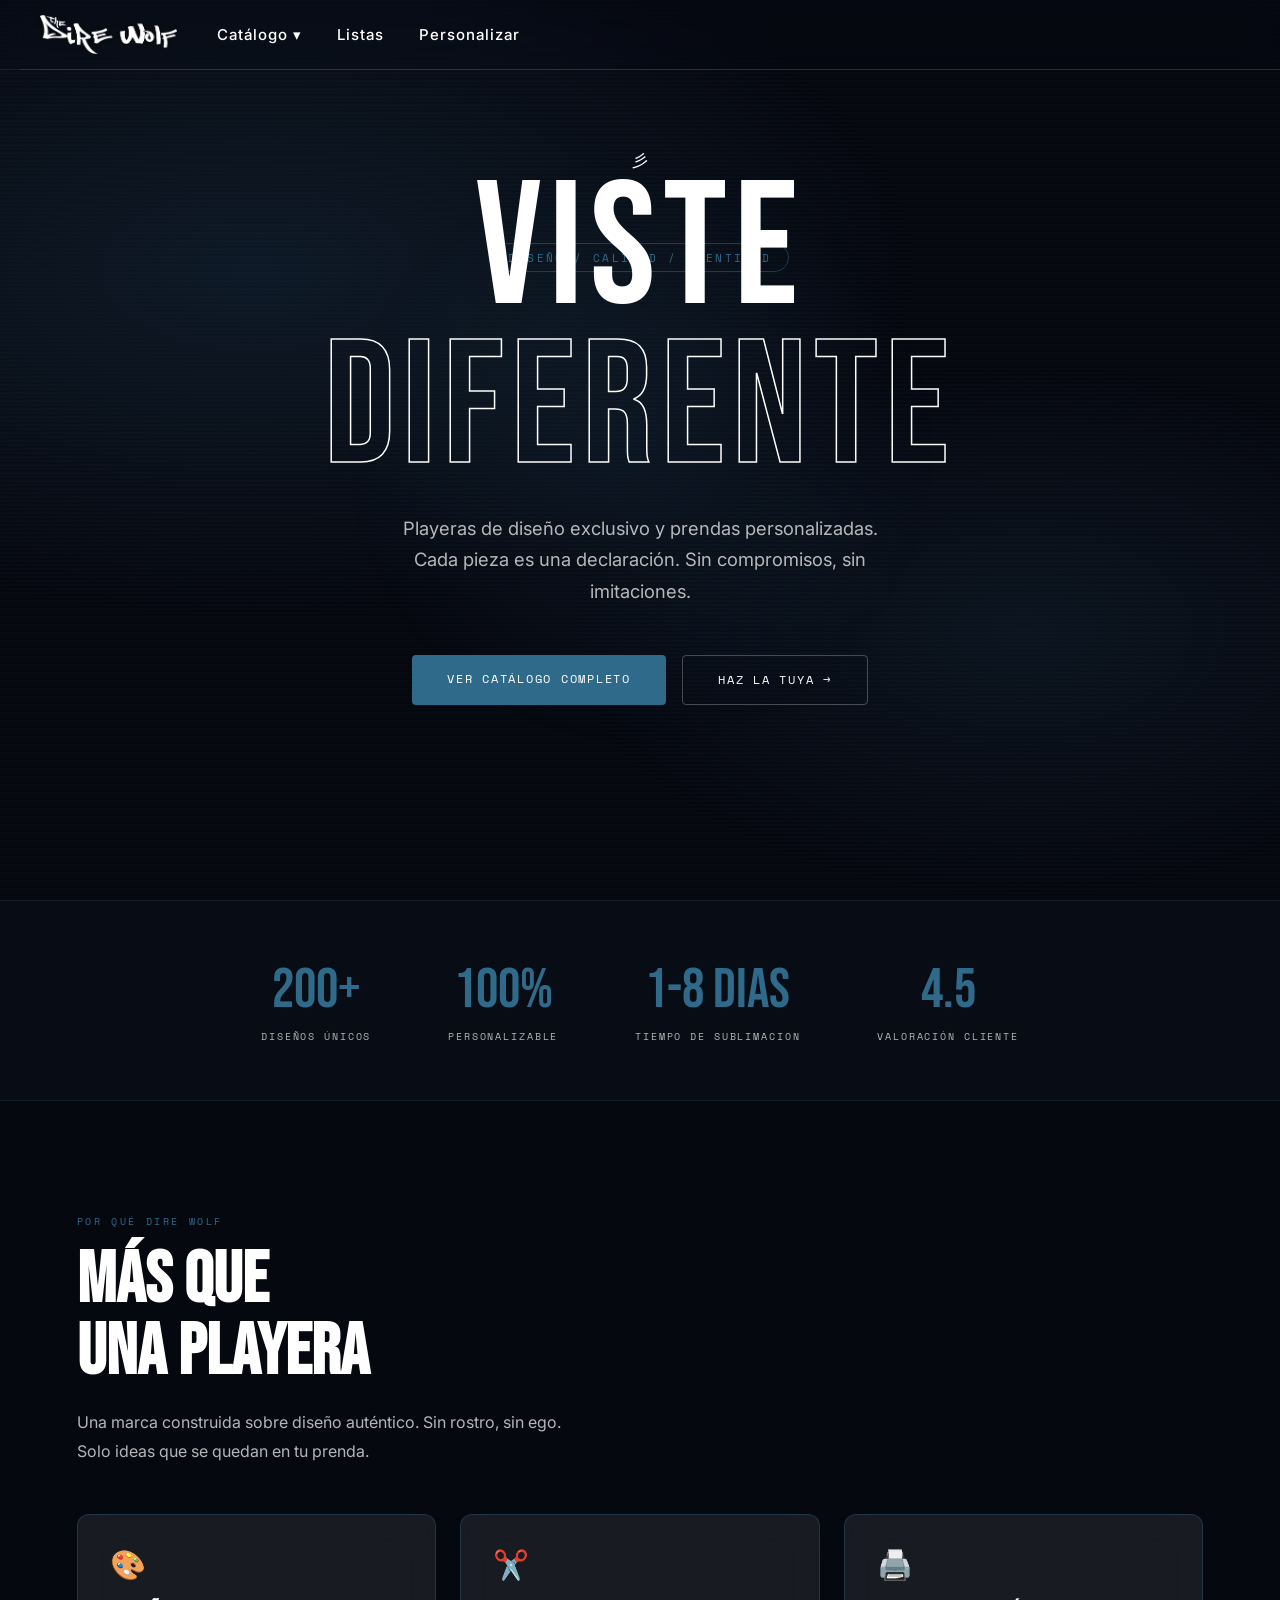
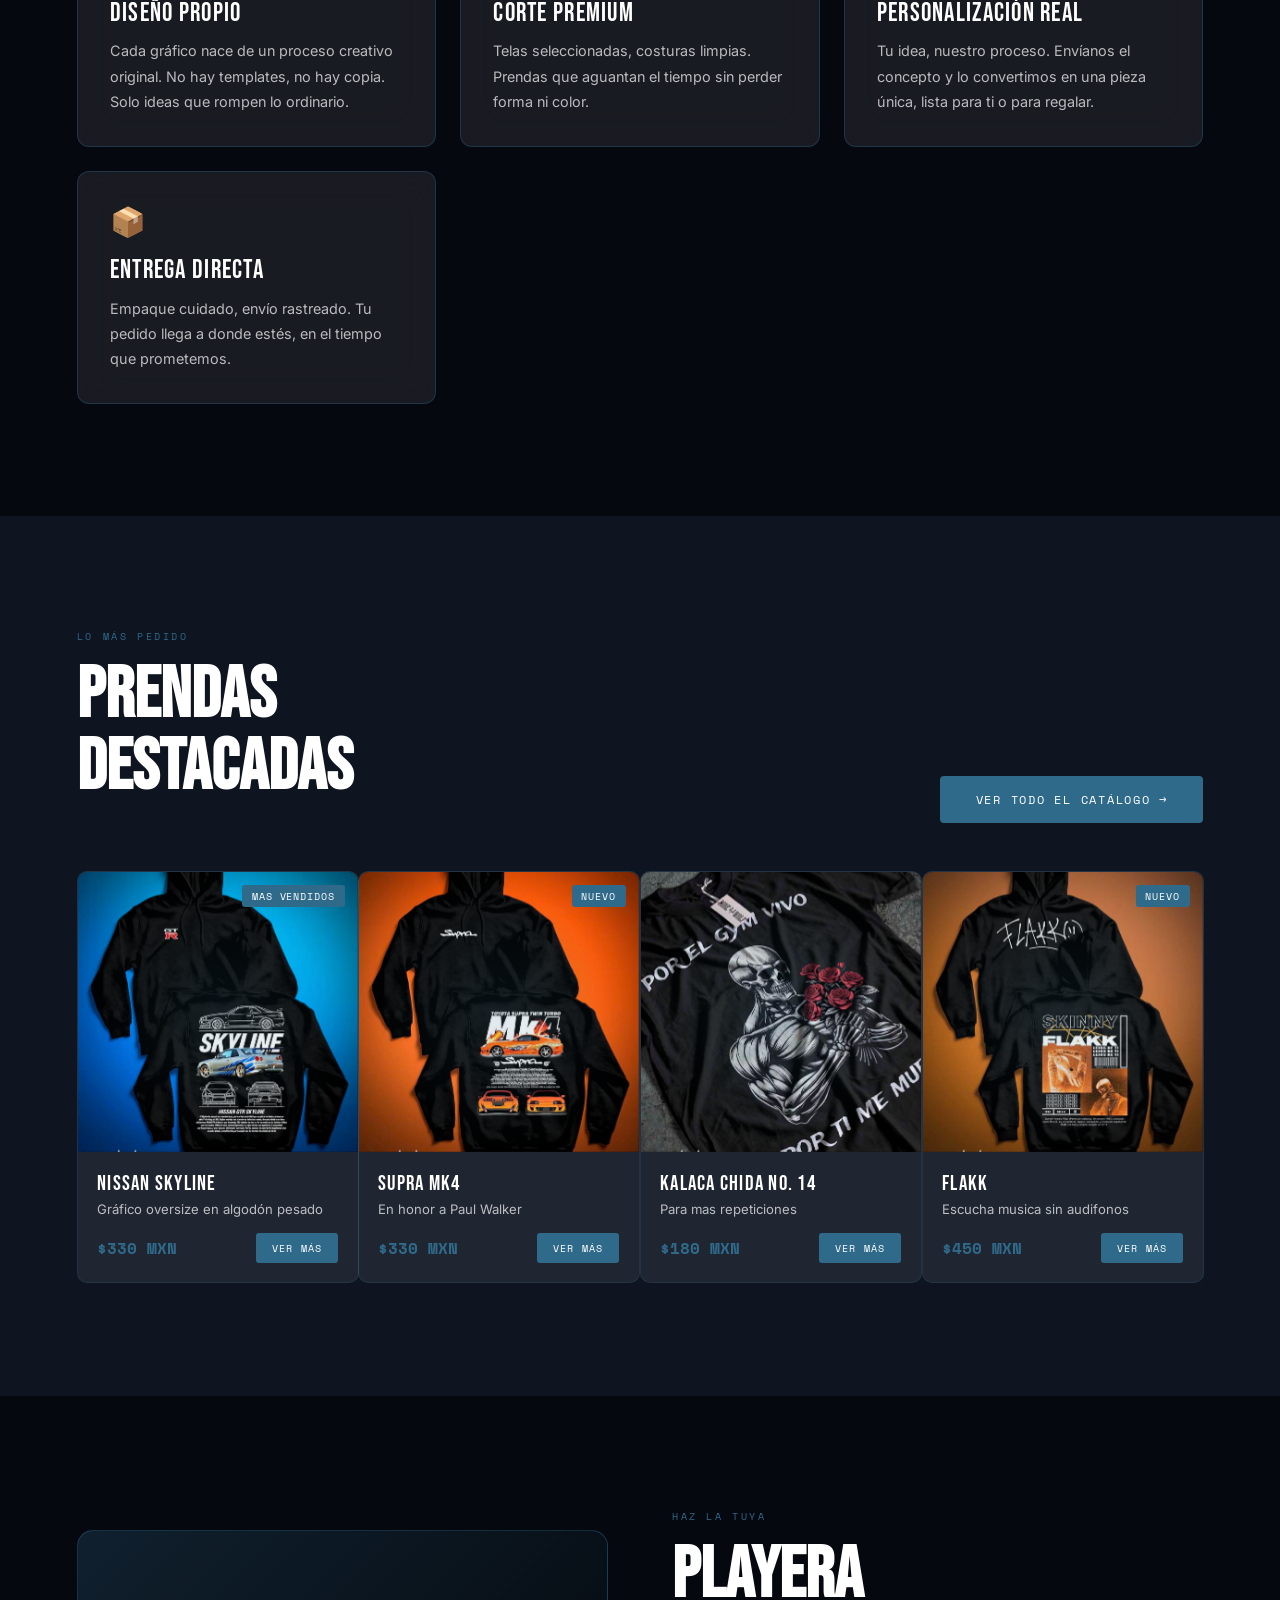
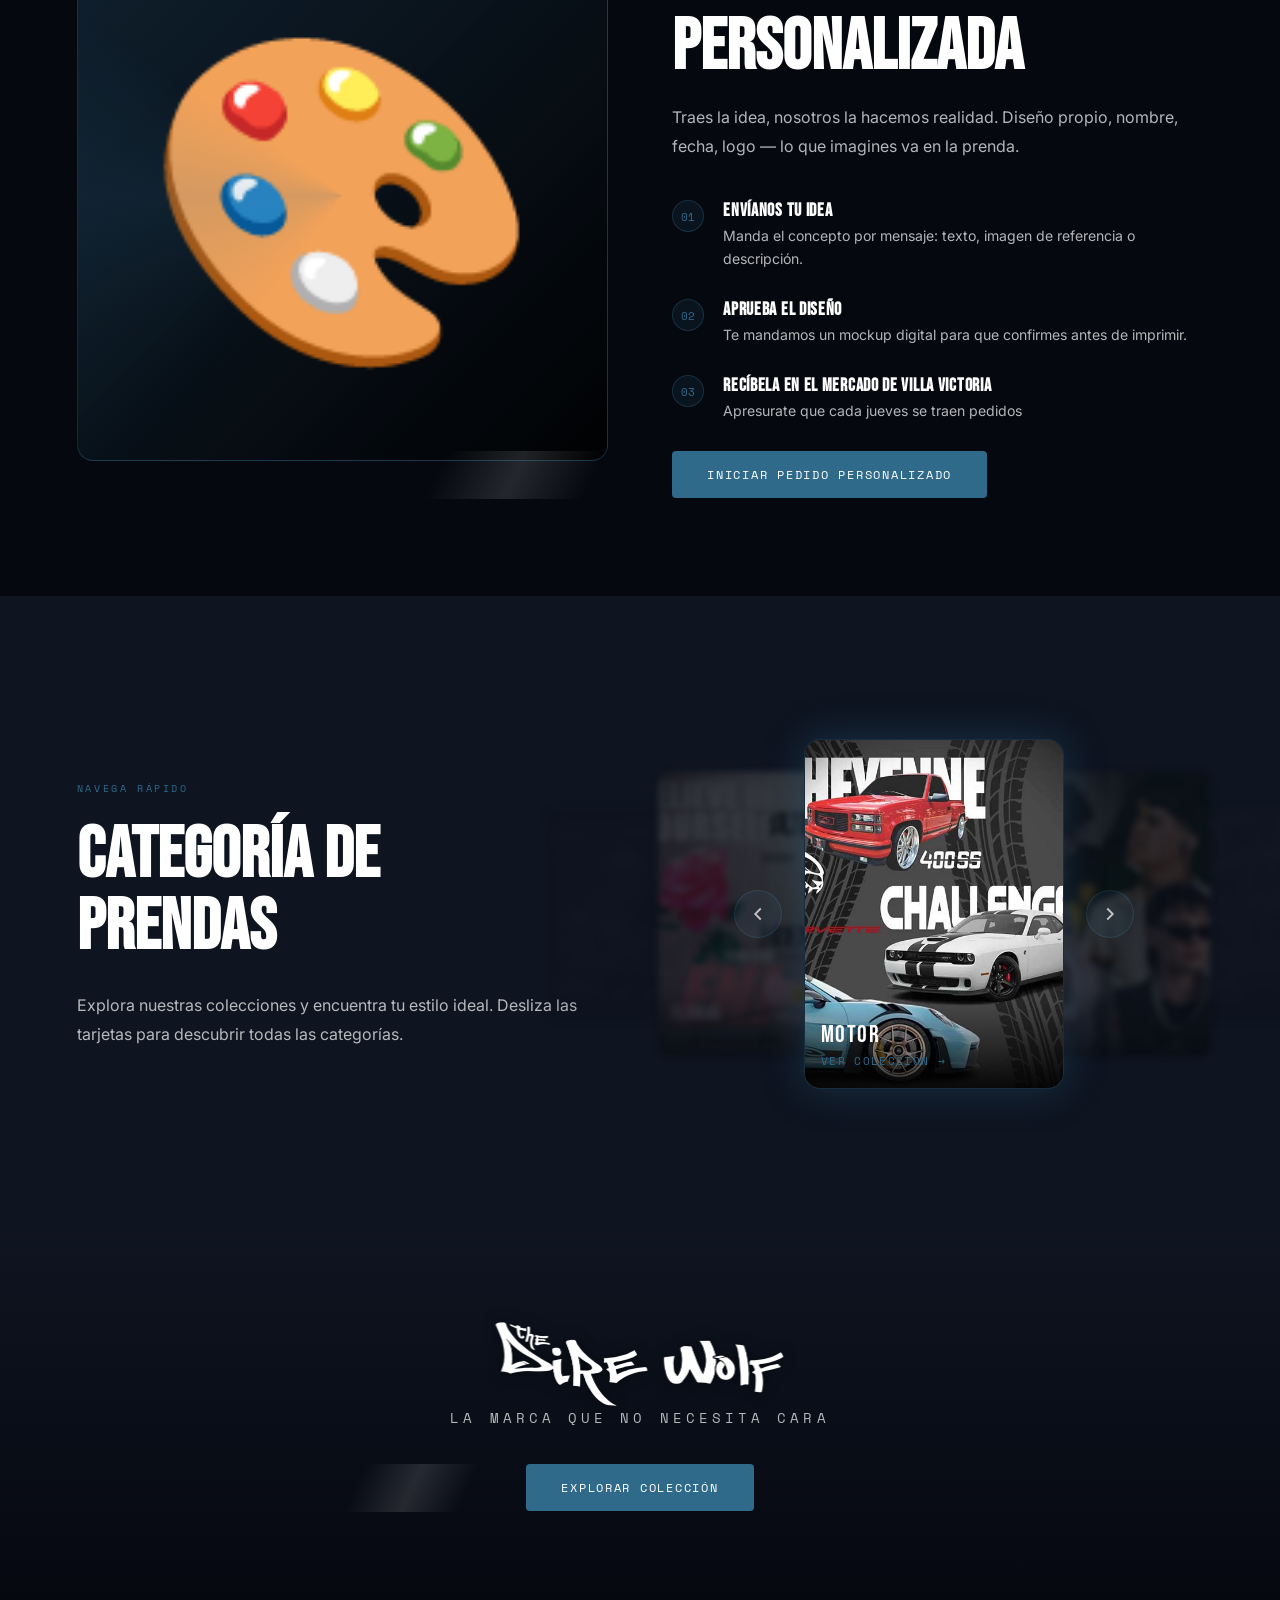
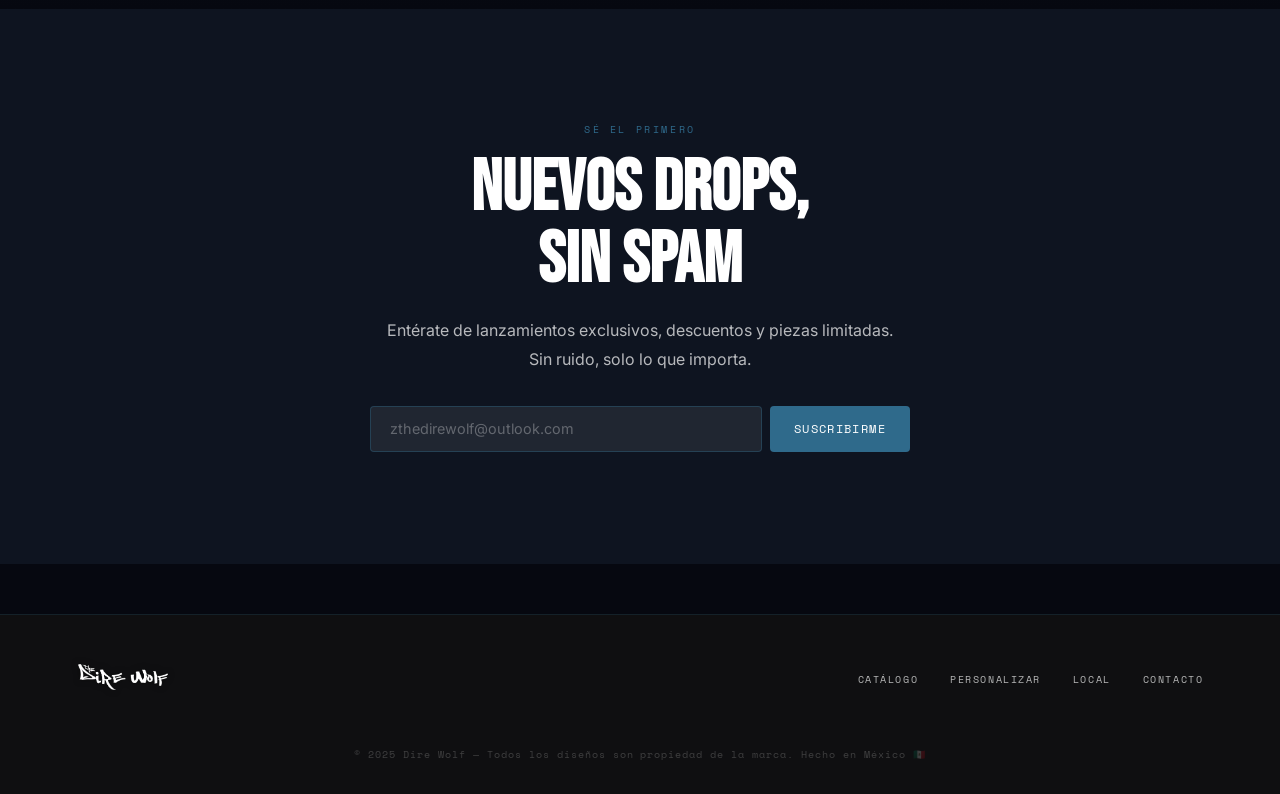
<file: index.html>
<!DOCTYPE html>
<html lang="es">
<head>
    <meta charset="UTF-8">
    <title>Dire Wolf | Inicio</title>
    <link rel="icon" href="img/logo_lobo.png">
    <link rel="stylesheet" href="css.css" />
    <link href="https://fonts.googleapis.com/css2?family=Bebas+Neue&family=Inter:wght@300;400;600&family=Space+Mono:wght@400;700&display=swap" rel="stylesheet" />
</head>

<body>

  <!-- ── NAVBAR ── -->
  <nav id="navbar"></nav>

  <!-- ── HERO ── -->
  <div class="hero">
    <video autoplay loop muted playsinline class="video-fondo">
        <source src="videos/loboo.mp4" type="video/mp4">
    </video>
    <div class="hero-deco">彡</div>
    <div class="hero-badge">Diseño / Calidad / Identidad</div>
    <h1>VISTE<br><em>DIFERENTE</em></h1>
    <p class="hero-sub">Playeras de diseño exclusivo y prendas personalizadas. Cada pieza es una declaración. Sin compromisos, sin imitaciones.</p>
    <div class="hero-buttons">
      <a href="#catalogo" class="btn-primary">Ver catálogo completo</a>
      <a href="#personalizar" class="btn-ghost">Haz la tuya →</a>
    </div>
  </div>

  <!-- ── STATS ── -->
  <div class="stats">
    <div class="stat-item reveal">
      <span class="stat-num">200+</span>
      <span class="stat-lbl">Diseños únicos</span>
    </div>
    <div class="stat-item reveal reveal-delay-1">
      <span class="stat-num">100%</span>
      <span class="stat-lbl">Personalizable</span>
    </div>
    <div class="stat-item reveal reveal-delay-2">
      <span class="stat-num">1-8 dias</span>
      <span class="stat-lbl">Tiempo de sublimacion</span>
    </div>
    <div class="stat-item reveal reveal-delay-3">
      <span class="stat-num">4.5</span>
      <span class="stat-lbl">Valoración cliente</span>
    </div>
  </div>

  <!-- ── PROPUESTA ── -->
  <section id="nosotros">
    <div class="section-label">Por qué Dire Wolf</div>
    <h2 class="section-title reveal">Más que<br>una playera</h2>
    <p class="section-desc reveal">Una marca construida sobre diseño auténtico. Sin rostro, sin ego. Solo ideas que se quedan en tu prenda.</p>
    <div class="cards-grid">
      <div class="glass-card reveal">
        <div class="card-icon">🎨</div>
        <div class="card-title">Diseño Propio</div>
        <p class="card-text">Cada gráfico nace de un proceso creativo original. No hay templates, no hay copia. Solo ideas que rompen lo ordinario.</p>
      </div>
      <div class="glass-card reveal reveal-delay-1">
        <div class="card-icon">✂️</div>
        <div class="card-title">Corte Premium</div>
        <p class="card-text">Telas seleccionadas, costuras limpias. Prendas que aguantan el tiempo sin perder forma ni color.</p>
      </div>
      <div class="glass-card reveal reveal-delay-2">
        <div class="card-icon">🖨️</div>
        <div class="card-title">Personalización Real</div>
        <p class="card-text">Tu idea, nuestro proceso. Envíanos el concepto y lo convertimos en una pieza única, lista para ti o para regalar.</p>
      </div>
      <div class="glass-card reveal reveal-delay-3">
        <div class="card-icon">📦</div>
        <div class="card-title">Entrega Directa</div>
        <p class="card-text">Empaque cuidado, envío rastreado. Tu pedido llega a donde estés, en el tiempo que prometemos.</p>
      </div>
    </div>
  </section>

  <!-- ── CATÁLOGO FEATURED ── -->
  <section class="products-section" id="catalogo">
    <div class="products-header">
      <div>
        <div class="section-label">Lo más pedido</div>
        <h2 class="section-title reveal">Prendas<br>Destacadas</h2>
      </div>
      <a href="catalogo.html" class="btn-primary reveal" style="align-self:flex-end">Ver todo el catálogo →</a>
    </div>
    <div class="product-grid">
      <div class="product-card reveal">
        <div class="product-img">
          <img src="img/carros/32.jpg" alt="">
          <span class="product-badge">Mas vendidos</span>
        </div>
        <div class="product-info">
          <div class="product-name">Nissan Skyline</div>
          <div class="product-desc">Gráfico oversize en algodón pesado</div>
          <div class="product-footer">
            <span class="product-price">$330 MXN</span>
            <a href="catalogo.html" class="btn-sm">Ver más</a>
          </div>
        </div>
      </div>
      <div class="product-card reveal reveal-delay-1">
        <div class="product-img">
          <img src="img/carros/31.jpg" alt="">
          <span class="product-badge">Nuevo</span>
        </div>
        <div class="product-info">
          <div class="product-name">Supra MK4</div>
          <div class="product-desc">En honor a Paul Walker</div>
          <div class="product-footer">
            <span class="product-price">$330 MXN</span>
            <a href="catalogo.html" class="btn-sm">Ver más</a>
          </div>
        </div>
      </div>
      <div class="product-card reveal reveal-delay-2">
        <div class="product-img">
        <img src="img/calakas/14.jpg" alt="">
        </div>
        <div class="product-info">
          <div class="product-name">Kalaca Chida No. 14</div>
          <div class="product-desc">Para mas repeticiones</div>
          <div class="product-footer">
            <span class="product-price">$180 MXN</span>
            <a href="catalogo.html" class="btn-sm">Ver más</a>
          </div>
        </div>
      </div>
      <div class="product-card reveal reveal-delay-3">
        <div class="product-img">
          <img src="img/artistas/7.jpg" alt="">
          <span class="product-badge">Nuevo</span>
        </div>
        <div class="product-info">
          <div class="product-name">Flakk</div>
          <div class="product-desc">Escucha musica sin audifonos</div>
          <div class="product-footer">
            <span class="product-price">$450 MXN</span>
            <a href="catalogo.html" class="btn-sm">Ver más</a>
          </div>
        </div>
      </div>
    </div>
  </section>

  <!-- ── PERSONALIZAR ── -->
  <section id="personalizar">
    <div class="custom-section">
      <div class="custom-visual">🎨</div>
      <div>
        <div class="section-label reveal">Haz la tuya</div>
        <h2 class="section-title reveal">Playera<br>Personalizada</h2>
        <p class="section-desc reveal">Traes la idea, nosotros la hacemos realidad. Diseño propio, nombre, fecha, logo — lo que imagines va en la prenda.</p>
        <div class="steps">
          <div class="step reveal">
            <div class="step-num">01</div>
            <div class="step-text">
              <h4>Envíanos tu idea</h4>
              <p>Manda el concepto por mensaje: texto, imagen de referencia o descripción.</p>
            </div>
          </div>
          <div class="step reveal reveal-delay-1">
            <div class="step-num">02</div>
            <div class="step-text">
              <h4>Aprueba el diseño</h4>
              <p>Te mandamos un mockup digital para que confirmes antes de imprimir.</p>
            </div>
          </div>
          <div class="step reveal reveal-delay-2">
            <div class="step-num">03</div>
            <div class="step-text">
              <h4>Recíbela en el mercado de Villa Victoria</h4>
              <p>Apresurate que cada jueves se traen pedidos</p>
            </div>
          </div>
        </div>
        <div style="margin-top: 2.5rem;" class="reveal">
          <a href="mailto:contacto@vrtx.mx" class="btn-primary">Iniciar pedido personalizado</a>
        </div>
      </div>
    </div>
  </section>

  <section id="seleccionar-categoria" class="seleccionar-categoria">
    <div class="categoria-layout">
      <div class="categoria-texto">
        <div class="section-label reveal">Navega rápido</div>
        <h2 class="section-title reveal">Categoría de<br>Prendas</h2>
        <p class="section-desc reveal">Explora nuestras colecciones y encuentra tu estilo ideal. Desliza las tarjetas para descubrir todas las categorías.</p>
      </div>
      <div class="categoria-carrusel reveal">
        <button class="carrusel-btn carrusel-btn--left" id="carruselPrev" aria-label="Anterior">
          <svg width="24" height="24" viewBox="0 0 24 24" fill="none" stroke="currentColor" stroke-width="2"><polyline points="15 18 9 12 15 6"/></svg>
        </button>
        <div class="carrusel-viewport">
          <div class="carrusel-track" id="carruselTrack"></div>
        </div>
        <button class="carrusel-btn carrusel-btn--right" id="carruselNext" aria-label="Siguiente">
          <svg width="24" height="24" viewBox="0 0 24 24" fill="none" stroke="currentColor" stroke-width="2"><polyline points="9 18 15 12 9 6"/></svg>
        </button>
      </div>
    </div>
  </section>

  <!-- ── BRAND MOMENT ── -->
  <section class="brand-section">
    <img class="logo" src="img/logo-texto.png" alt="Logo de Dire Wolf">
    <p class="brand-tagline reveal">La marca que no necesita cara</p>
    <a href="#catalogo" class="btn-primary reveal">Explorar colección</a>
  </section>

  <!-- ── CTA / NEWSLETTER ── -->
  <section class="cta-section">
    <div class="cta-box">
      <div class="section-label reveal">Sé el primero</div>
      <h2 class="section-title reveal">Nuevos drops,<br>sin spam</h2>
      <p class="section-desc reveal" style="margin: 0 auto;">Entérate de lanzamientos exclusivos, descuentos y piezas limitadas. Sin ruido, solo lo que importa.</p>
      <div class="email-row reveal">
        <input type="email" placeholder="zthedirewolf@outlook.com" />
        <button type="button">Suscribirme</button>
      </div>
    </div>
  </section>

  <!-- ── FOOTER ── -->
  <footer id="footer"></footer>

  <script src="jsjs.js"></script>

</body>
</html>
</file>
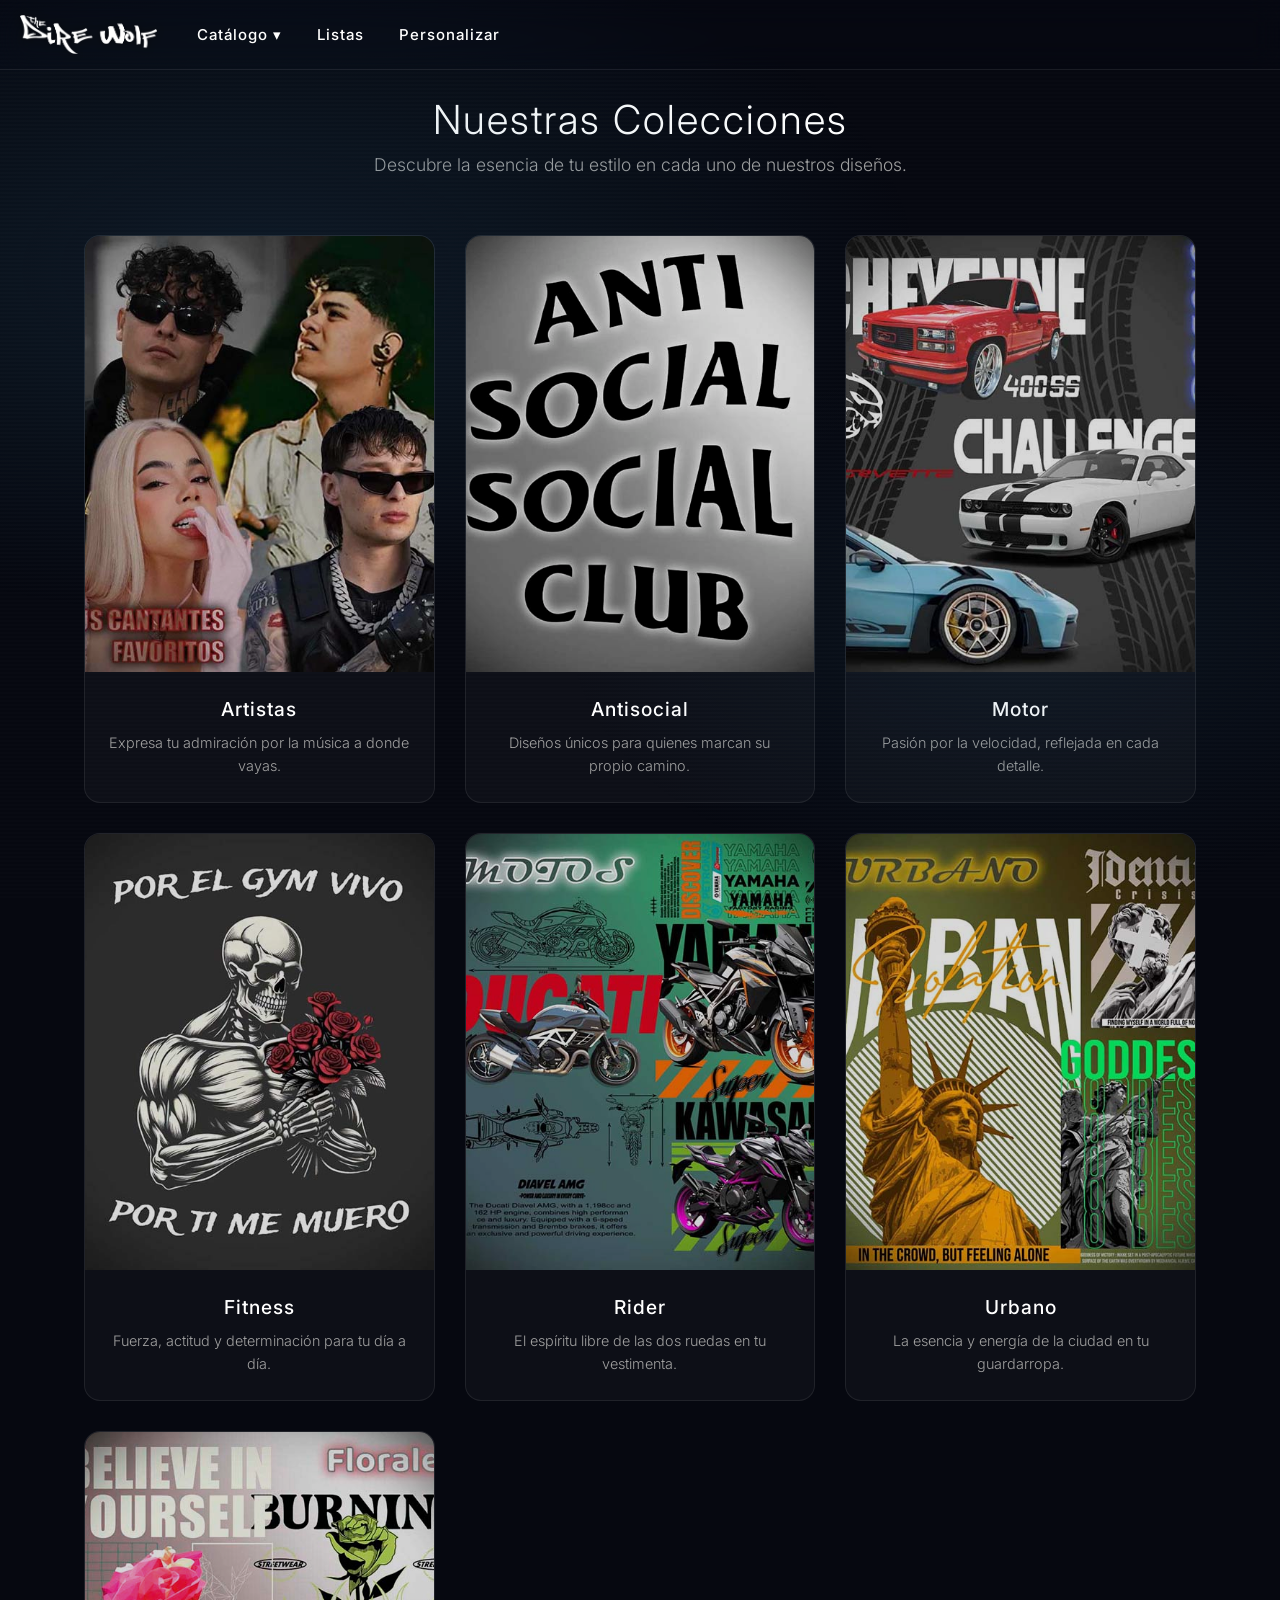
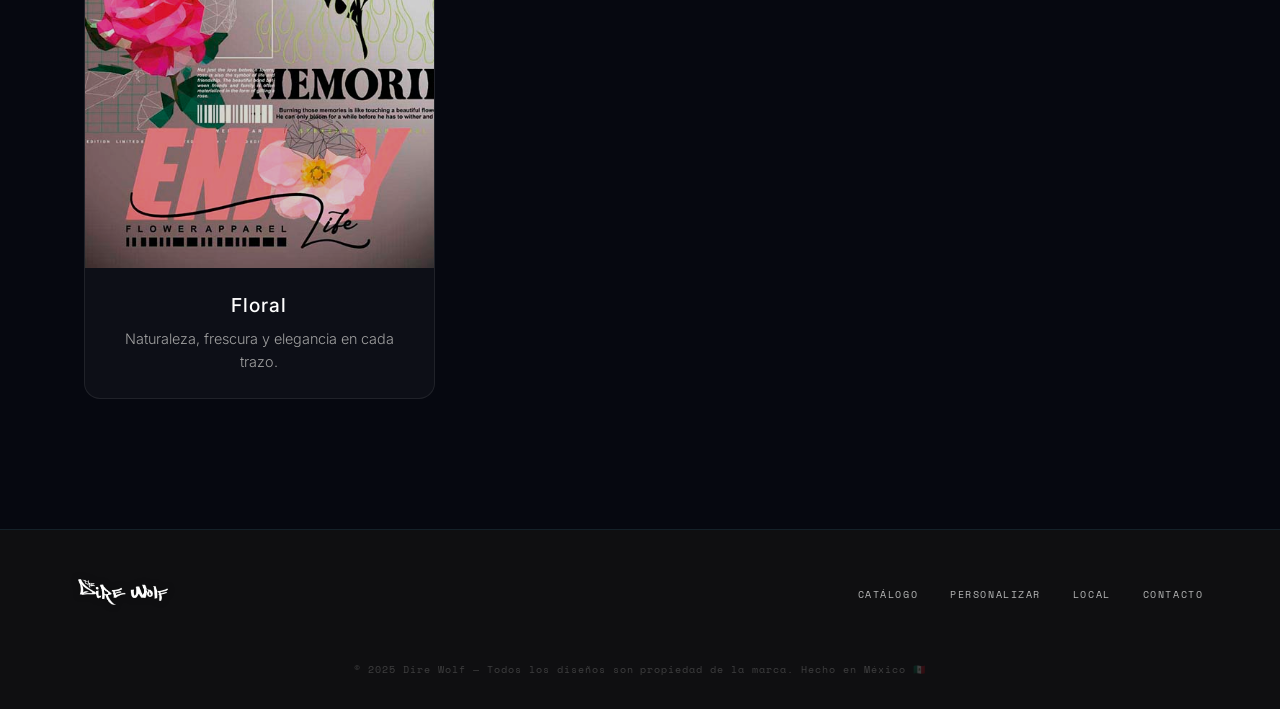
<file: catalogo.html>
<!DOCTYPE html>
<html lang="es">

<head>
    <meta charset="UTF-8">
    <title>Dire Wolf | Colecciones</title>
    <link rel="icon" href="img/logo_lobo.png">
    <link rel="stylesheet" href="css.css" />
    <link href="https://fonts.googleapis.com/css2?family=Bebas+Neue&family=Inter:wght@300;400;600&family=Space+Mono:wght@400;700&display=swap" rel="stylesheet" />
</head>

<body>

<!-- NAV --------------------------------------------------------------------------------------------------------------->
<div id="navbar"></div>

<!-- BODY --------------------------------------------------------------------------------->
    <div class="container-grandfather">
        <h1 class="titulo-elegante">Nuestras Colecciones</h1>
        <p class="subtitulo-elegante">Descubre la esencia de tu estilo en cada uno de nuestros diseños.</p>

        <div class="container-father">

            <a href="catalogo/artistas.html" style="text-decoration: none;">
                <div class="container-child">
                    <div class="card-image-wrapper">
                        <img src="img/zportadas/artistas.jpg" alt="Colección Artistas" id="img-artistas">
                    </div>
                    <div class="card-content">
                        <h3>Artistas</h3>
                        <p>Expresa tu admiración por la música a donde vayas.</p>
                    </div>
                </div>
            </a>

            <a href="catalogo/anti.html" style="text-decoration: none;">
                <div class="container-child">
                    <div class="card-image-wrapper">
                        <img src="img/zportadas/antisocial.jpg" alt="Colección Antisocial" id="anti">
                    </div>
                    <div class="card-content">
                        <h3>Antisocial</h3>
                        <p>Diseños únicos para quienes marcan su propio camino.</p>
                    </div>
                </div>
            </a>

            <a href="catalogo/carros.html" style="text-decoration: none;">
                <div class="container-child">
                    <div class="card-image-wrapper">
                        <img src="img/zportadas/carros.jpg" alt="Colección Carros" id="img-carros">
                    </div>
                    <div class="card-content">
                        <h3>Motor</h3>
                        <p>Pasión por la velocidad, reflejada en cada detalle.</p>
                    </div>
                </div>
            </a>

            <a href="catalogo/gym.html" style="text-decoration: none;">
                <div class="container-child">
                    <div class="card-image-wrapper">
                        <img src="img/zportadas/gym.jpg" alt="Colección Calakas" id="img-gym">
                    </div>
                    <div class="card-content">
                        <h3>Fitness</h3>
                        <p>Fuerza, actitud y determinación para tu día a día.</p>
                    </div>
                </div>
            </a>

            <a href="catalogo/motos.html" style="text-decoration: none;">
                <div class="container-child">
                    <div class="card-image-wrapper">
                        <img src="img/zportadas/motos.jpg" alt="Colección Motos" id="img-motos">
                    </div>
                    <div class="card-content">
                        <h3>Rider</h3>
                        <p>El espíritu libre de las dos ruedas en tu vestimenta.</p>
                    </div>
                </div>
            </a>

            <a href="catalogo/urbano.html" style="text-decoration: none;">
                <div class="container-child">
                    <div class="card-image-wrapper">
                        <img src="img/zportadas/urbano.jpg" alt="Colección Urbano" id="img-urbano">
                    </div>
                    <div class="card-content">
                        <h3>Urbano</h3>
                        <p>La esencia y energía de la ciudad en tu guardarropa.</p>
                    </div>
                </div>
            </a>

            <a href="catalogo/floral.html" style="text-decoration: none;">
                <div class="container-child">
                    <div class="card-image-wrapper">
                        <img src="img/zportadas/floral.jpg" alt="Colección Floral" id="img-floral">
                    </div>
                    <div class="card-content">
                        <h3>Floral</h3>
                        <p>Naturaleza, frescura y elegancia en cada trazo.</p>
                    </div>
                </div>
            </a>
        </div>
    </div>
    <!-- FOOTER ------------------------------------------------------------------------------------------- -->
    <footer id="footer"></footer>
    <script src="jsjs.js" defer></script>
</body>

</html>
</file>
<file: css.css>
/* ── 1. IMPORTS & FONTS ──────────────────────────────────── */
@import url('https://fonts.googleapis.com/css2?family=Montserrat:wght@300;400;500;600;700&display=swap');
@import 'animate.css-main/animate.min.css';

/* ── 2. TOKENS / VARIABLES ───────────────────────────────── */
:root {
  /* Brand */
  --blue: #2f6a8b;
  --blue-glass: rgba(47, 106, 139, 0.55);
  --blue-glow: rgba(47, 106, 139, 0.25);
  --black: #060810;
  --black-mid: #0e1420;
  --white: #ffffff;
  --white-dim: rgba(255, 255, 255, 0.7);
  --white-faint: rgba(255, 255, 255, 0.08);
  /* Backgrounds */
  --bg-primary: #121212;
  --bg-secondary: rgba(255, 255, 255, 0.03);
  --text-primary: #ffffff;
  --text-secondary: #a0a0a0;
  /* Borders */
  --border-light: rgba(255, 255, 255, 0.08);
  --border-hover: rgba(255, 255, 255, 0.2);
  --border-radius-sm: 8px;
  --border-radius-md: 16px;
  --border-radius-lg: 24px;
  /* Transitions */
  --transition-fast: 0.3s ease;
  --transition-smooth: 0.5s cubic-bezier(0.25, 1, 0.5, 1);
  /* Shadows */
  --shadow-elegant: 0 15px 35px rgba(0, 0, 0, 0.4);
  /* Fonts */
  --font-display: 'Bebas Neue', sans-serif;
  --font-body: 'Inter', sans-serif;
  --font-mono: 'Space Mono', monospace;
  --font-main: 'Inter', sans-serif;
}

/* ── 3. RESET & GLOBAL ───────────────────────────────────── */
*,
*::before,
*::after {
  box-sizing: border-box;
  margin: 0;
  padding: 0;
}

html {
  scroll-behavior: smooth;
}

body {
  font-family: var(--font-body);
  background: var(--black);
  color: var(--white);
  overflow-x: hidden;
  margin: 0;
  padding: 0;
  background-attachment: fixed;
}

a {
  text-decoration: none;
  color: inherit;
}

img {
  max-width: 100%;
  display: block;
}

/* ── 4. FONDO ANIMADO ────────────────────────────────────── */
body::before {
  content: '';
  position: fixed;
  inset: 0;
  background:
    radial-gradient(ellipse 80% 60% at 20% 30%, rgba(47, 106, 139, 0.18) 0%, transparent 65%),
    radial-gradient(ellipse 60% 50% at 80% 70%, rgba(47, 106, 139, 0.12) 0%, transparent 60%),
    repeating-linear-gradient(0deg,
      transparent,
      transparent 2px,
      rgba(255, 255, 255, 0.012) 2px,
      rgba(255, 255, 255, 0.012) 4px);
  pointer-events: none;
  z-index: 0;
}

/* ── 5. NAVBAR ────────────────────────────────────────────── */
nav {
  animation: fadeInDownBig 1.5s ease-out forwards;
  animation-delay: -0.8s;
  padding-left: 20px;
  justify-content: start;
  display: flex;
  margin: 0 auto;
  width: 100%;
  height: 70px;
  box-sizing: border-box;
  backdrop-filter: blur(15px);
  -webkit-backdrop-filter: blur(20px);
  background-color: rgba(13, 36, 66, 0.01);
  border-bottom: 1px solid var(--border-light);
  position: fixed;
  z-index: 100;
  gap: 20px;
  margin-top: 0;
}

nav a {
  justify-content: center;
  display: flex;
  text-decoration: none;
}

nav div ol {
  display: flex;
  justify-content: center;
  align-items: center;
  margin: 0;
  padding: 0;
}

nav div ol h2 a {
  font-size: 15px;
  font-weight: 500;
  letter-spacing: 1px;
  text-shadow: none;
  color: var(--text-primary);
  background: none;
  border: none;
  border-radius: var(--border-radius-sm);
  margin: auto;
  padding: 10px 15px;
  cursor: pointer;
  transition: var(--transition-fast);
}

nav div ol h2 a:hover {
  color: var(--bg-primary);
}

nav div {
  justify-content: center;
  display: flex;
}

nav h2 {
  margin-left: 5px;
}

/* Logo */
.logo {
  animation: headShake 2s;
  max-height: 40px;
  cursor: pointer;
  margin: auto;
  filter: brightness(0) invert(1) drop-shadow(0px 0px 3px rgba(0, 0, 0, 0.5)) !important;
}

/* Underline hover en nav links */
nav div ol h2 a {
  position: relative;
}
nav div ol h2 a::after {
  content: '';
  position: absolute;
  bottom: 2px;
  left: 50%;
  transform: translateX(-50%);
  width: 0;
  height: 1.5px;
  background: var(--blue);
  transition: width 0.3s ease;
  border-radius: 2px;
}
nav div ol h2 a:hover::after {
  width: 70%;
}

/* ── 6. NAV DROPDOWN ──────────────────────────────────────── */
.nav-has-dropdown {
  position: relative;
}

.nav-drop {
  position: absolute;
  top: 100%;
  left: 50%;
  transform: translateX(-50%);
  display: flex;
  flex-direction: column;
  gap: 3px;
  background: rgba(14, 20, 32, 0.96);
  backdrop-filter: blur(24px);
  -webkit-backdrop-filter: blur(24px);
  border: 1px solid rgba(47, 106, 139, 0.3);
  border-radius: 12px;
  padding: 6px;
  min-width: 165px;
  opacity: 0;
  visibility: hidden;
  pointer-events: none;
  transition: all 0.25s ease;
  z-index: 200;
}

.nav-has-dropdown:hover .nav-drop {
  opacity: 1;
  visibility: visible;
  pointer-events: auto;
}

.nav-drop a {
  padding: 9px 16px;
  border-radius: 8px;
  font-size: 13px;
  white-space: nowrap;
  justify-content: flex-start;
  color: var(--white-dim);
  transition: all 0.2s ease;
}

.nav-drop a:hover {
  background: rgba(47, 106, 139, 0.2);
  color: var(--white);
}

.nav-drop a::after {
  display: none !important;
}

/* ── 7. HERO ──────────────────────────────────────────────── */
.hero {
  position: relative;
  z-index: 1;
  min-height: 100vh;
  display: flex;
  flex-direction: column;
  align-items: center;
  justify-content: center;
  text-align: center;
  padding: 7rem 1.5rem 4rem;
  overflow: hidden;
}

.hero .video-fondo {
  position: absolute;
  top: 50%;
  left: 50%;
  width: 100%;
  height: 100%;
  object-fit: cover;
  transform: translate(-50%, -50%);
  z-index: 0;
  mix-blend-mode: screen;
}

.hero-badge {
  font-family: var(--font-mono);
  font-size: 0.68rem;
  letter-spacing: 0.22em;
  text-transform: uppercase;
  color: var(--blue);
  border: 1px solid rgba(47, 106, 139, 0.5);
  padding: 0.35rem 1rem;
  border-radius: 100px;
  opacity: 0;
  transform: translateY(20px);
  animation: fadeUp 0.7s 0.2s forwards;
  margin-bottom: -100px;
}

.hero h1 {
  font-family: var(--font-display);
  font-size: clamp(4rem, 14vw, 11rem);
  line-height: 0.9;
  letter-spacing: 0.04em;
  margin-bottom: 1.5rem;
  opacity: 0;
  transform: translateY(30px);
  animation: fadeUp 0.8s 0.4s forwards;
}

.hero h1 em {
  font-style: normal;
  -webkit-text-stroke: 1.5px var(--white);
  color: transparent;
}

.hero-sub {
  font-size: clamp(0.95rem, 2vw, 1.15rem);
  color: var(--white-dim);
  max-width: 480px;
  line-height: 1.7;
  margin-bottom: 3rem;
  opacity: 0;
  transform: translateY(20px);
  animation: fadeUp 0.7s 0.6s forwards;
}

.hero-buttons {
  display: flex;
  gap: 1rem;
  flex-wrap: wrap;
  justify-content: center;
  opacity: 0;
  transform: translateY(20px);
  animation: fadeUp 0.7s 0.8s forwards;
}

.hero-deco {
  position: absolute;
  top: 50%;
  left: 50%;
  transform: translate(-50%, -50%);
  width: min(600px, 90vw);
  height: min(600px, 90vw);
  border-radius: 50%;
  background: radial-gradient(circle, rgba(47, 106, 139, 0.12) 0%, transparent 70%);
  pointer-events: none;
  animation: pulse 6s ease-in-out infinite;
}

/* ── 8. BUTTONS ───────────────────────────────────────────── */
.btn-primary {
  font-family: var(--font-mono);
  font-size: 0.78rem;
  letter-spacing: 0.14em;
  text-transform: uppercase;
  padding: 0.9rem 2.2rem;
  background: var(--blue);
  color: var(--white);
  border-radius: 4px;
  transition: opacity 0.25s, transform 0.2s;
}

.btn-primary:hover {
  opacity: 0.85;
  transform: translateY(-2px);
}

.btn-ghost {
  font-family: var(--font-mono);
  font-size: 0.78rem;
  letter-spacing: 0.14em;
  text-transform: uppercase;
  padding: 0.9rem 2.2rem;
  border: 1px solid rgba(255, 255, 255, 0.25);
  color: var(--white);
  border-radius: 4px;
  transition: border-color 0.25s, transform 0.2s;
}

.btn-ghost:hover {
  border-color: var(--white);
  transform: translateY(-2px);
}

.btn-sm {
  font-family: var(--font-mono);
  font-size: 0.65rem;
  letter-spacing: 0.12em;
  text-transform: uppercase;
  padding: 0.45rem 1rem;
  background: var(--blue);
  color: var(--white);
  border-radius: 3px;
  transition: opacity 0.2s;
}

.btn-sm:hover {
  opacity: 0.8;
}

/* Shine effect en botones */
.btn-primary,
.btn-ghost,
.btn-sm,
.email-row button {
  position: relative;
  overflow: hidden;
  isolation: isolate;
}
.btn-primary::after,
.btn-ghost::after,
.btn-sm::after,
.email-row button::after {
  content: '';
  position: absolute;
  top: 0;
  left: -75%;
  width: 50%;
  height: 100%;
  background: linear-gradient(90deg, transparent, rgba(255, 255, 255, 0.12), transparent);
  transform: skewX(-25deg);
  transition: left 0.6s ease;
  pointer-events: none;
}
.btn-primary:hover::after,
.btn-ghost:hover::after,
.btn-sm:hover::after,
.email-row button:hover::after {
  left: 125%;
}

/* ── 9. SECTION GENÉRICA ─────────────────────────────────── */
section {
  position: relative;
  z-index: 1;
  padding: clamp(4rem, 10vw, 7rem) clamp(1.5rem, 6vw, 5rem);
}

.section-label {
  font-family: var(--font-mono);
  font-size: 0.65rem;
  letter-spacing: 0.25em;
  text-transform: uppercase;
  color: var(--blue);
  margin-bottom: 1rem;
}

.section-title {
  font-family: var(--font-display);
  font-size: clamp(2.5rem, 6vw, 4.5rem);
  line-height: 1;
  margin-bottom: 1.2rem;
}

.section-desc {
  color: var(--white-dim);
  font-size: 1rem;
  line-height: 1.8;
  max-width: 520px;
}

/* ── 10. STATS ────────────────────────────────────────────── */
.stats {
  display: flex;
  justify-content: center;
  gap: clamp(2rem, 6vw, 5rem);
  flex-wrap: wrap;
  padding: 3.5rem clamp(1.5rem, 6vw, 5rem);
  border-top: 1px solid rgba(47, 106, 139, 0.2);
  border-bottom: 1px solid rgba(47, 106, 139, 0.2);
  background: rgba(47, 106, 139, 0.04);
}

.stat-item {
  text-align: center;
}

.stat-num {
  font-family: var(--font-display);
  font-size: clamp(2.2rem, 5vw, 3.5rem);
  color: var(--blue);
  display: block;
}

.stat-lbl {
  font-family: var(--font-mono);
  font-size: 0.65rem;
  letter-spacing: 0.18em;
  text-transform: uppercase;
  color: var(--white-dim);
  margin-top: 0.3rem;
}

/* ── 11. GLASS CARDS (NOSOTROS) ──────────────────────────── */
.cards-grid {
  display: grid;
  grid-template-columns: repeat(auto-fit, minmax(280px, 1fr));
  gap: 1.5rem;
  margin-top: 3rem;
}

.glass-card {
  background: var(--white-faint);
  backdrop-filter: blur(20px);
  -webkit-backdrop-filter: blur(20px);
  border: 1px solid rgba(47, 106, 139, 0.35);
  border-radius: 12px;
  padding: 2rem;
  transition: border-color 0.3s, transform 0.3s;
}

.glass-card:hover {
  border-color: rgba(47, 106, 139, 0.8);
  transform: translateY(-5px);
}

.card-icon {
  font-size: 1.8rem;
  margin-bottom: 1rem;
}

.glass-card:hover .card-icon {
  animation: iconBounce 0.5s cubic-bezier(0.34, 1.56, 0.64, 1);
}

.card-title {
  font-family: var(--font-display);
  font-size: 1.6rem;
  letter-spacing: 0.05em;
  margin-bottom: 0.6rem;
}

.card-text {
  font-size: 0.9rem;
  color: var(--white-dim);
  line-height: 1.75;
}

/* ── 12. PRODUCT FEATURED ─────────────────────────────────── */
.products-section {
  background: var(--black-mid);
  transition: 0.7s;
}

.products-header {
  display: flex;
  justify-content: space-between;
  align-items: flex-end;
  flex-wrap: wrap;
  gap: 1.5rem;
  margin-bottom: 3rem;
}

.product-grid {
  display: grid;
  grid-template-columns: repeat(auto-fit, minmax(240px, 1fr));
}

.product-card {
  border-radius: 10px;
  overflow: hidden;
  background: var(--white-faint);
  border: 1px solid rgba(47, 106, 139, 0.2);
  transition: all 0.45s cubic-bezier(0.2, 0.8, 0.2, 1);
  cursor: pointer;
  position: relative;
  will-change: transform, filter;
}

.product-grid:hover .product-card:not(:hover) {
  filter: brightness(0.6) blur(3px) grayscale(0.2);
  opacity: 0.8;
}

.product-card:hover {
  border-color: var(--blue);
  transform: scale(1.1) !important;
  z-index: 10;
  filter: brightness(1.1) blur(0px);
  box-shadow: 0 20px 40px rgba(0, 0, 0, 0.4);
}

.product-img {
  width: 100%;
  aspect-ratio: 1;
  display: flex;
  align-items: center;
  justify-content: center;
  font-size: 6rem;
  background: linear-gradient(135deg, rgba(47, 106, 139, 0.15), rgba(0, 0, 0, 0.6));
  position: relative;
  overflow: hidden;
}

.product-img::after {
  content: '';
  position: absolute;
  inset: 0;
  background: radial-gradient(circle at 50% 50%, rgba(47, 106, 139, 0.15), transparent 70%);
}

.product-card img {
  width: 100%;
  height: 100%;
  object-fit: cover;
  transition: transform 0.5s ease;
  will-change: transform;
  flex-shrink: 0;
}

.product-card:hover .product-img img {
  transform: scale(1.08);
}

.product-badge {
  position: absolute;
  top: 0.8rem;
  right: 0.8rem;
  font-family: var(--font-mono);
  font-size: 0.6rem;
  letter-spacing: 0.1em;
  text-transform: uppercase;
  background: var(--blue);
  padding: 0.25rem 0.6rem;
  border-radius: 3px;
  z-index: 2;
}

.product-info {
  padding: 1.2rem;
}

.product-name {
  font-family: var(--font-display);
  font-size: 1.3rem;
  letter-spacing: 0.06em;
  margin-bottom: 0.3rem;
}

.product-desc {
  font-size: 0.82rem;
  color: var(--white-dim);
  margin-bottom: 1rem;
}

.product-footer {
  display: flex;
  justify-content: space-between;
  align-items: center;
}

.product-price {
  font-family: var(--font-mono);
  font-size: 1rem;
  color: var(--blue);
  font-weight: 700;
}

/* ── 13. CATALOG GRID ─────────────────────────────────────── */
.container-grandfather {
  width: 90%;
  max-width: 1200px;
  margin: 0 auto;
  padding-top: 85px;
}

.container-grand {
  width: 100%;
}

.container-father {
  display: grid;
  grid-template-columns: repeat(auto-fit, minmax(280px, 1fr));
  gap: 30px;
  padding: 0 20px 80px 20px;
  margin-top: 20px;
}

.container-child {
  animation: scale-up-vertical-center 0.8s cubic-bezier(0.2, 0.8, 0.2, 1);
  background: var(--bg-secondary);
  border: 1px solid var(--border-light);
  border-radius: var(--border-radius-md);
  overflow: hidden;
  text-align: center;
  transition: var(--transition-smooth);
  display: flex;
  flex-direction: column;
  height: 100%;
}

.container-child:hover {
  transform: translateY(-10px);
  border-color: var(--border-hover);
  box-shadow: var(--shadow-elegant);
}

.card-image-wrapper {
  overflow: hidden;
  width: 100%;
  aspect-ratio: 4/5;
}

.container-child img {
  width: 100%;
  height: 100%;
  object-fit: cover;
  filter: brightness(0.85);
  transition: var(--transition-smooth);
}

.container-child:hover img {
  filter: brightness(1);
  transform: scale(1.05);
}

.card-content {
  padding: 25px 20px;
  display: flex;
  flex-direction: column;
  flex-grow: 1;
  justify-content: center;
}

.container-child h3 {
  font-size: 1.2rem;
  font-weight: 500;
  letter-spacing: 1px;
  margin: 0 0 10px 0;
  color: var(--text-primary);
}

.container-child p {
  font-size: 0.9rem;
  font-weight: 300;
  color: var(--text-secondary);
  margin: 0;
  line-height: 1.6;
}

/* ── 14. UTILITIES ────────────────────────────────────────── */
.item-center-x {
  display: grid;
  justify-content: center;
}

.nav2 {
  display: none;
  animation: fadeInDownBig 1.5s ease-out forwards;
  animation-delay: -0.8s;
  padding-left: 20px;
  justify-content: start;
}

.justify-end {
  justify-content: flex-end;
  display: flex;
}

h1 {
  color: var(--text-primary);
  margin-top: 0;
  font-weight: 300;
  letter-spacing: 2px;
}

.titulo-elegante {
  text-align: center;
  font-size: 2.5rem;
  margin-top: 10px;
  margin-bottom: 10px;
}

.subtitulo-elegante {
  text-align: center;
  color: var(--text-secondary);
  font-weight: 300;
  margin-bottom: 60px;
  font-size: 1.1rem;
}

.body-index {
  padding: 0;
  text-align: center;
  display: grid;
  justify-content: center;
}

.flex-colum {
  justify-content: center;
  display: flex;
  grid-template-columns: repeat(2, 1fr);
}

.flex {
  display: flex;
  justify-content: center;
}

.containerr {
  width: 100%;
}

.container-child2 img {
  width: 90%;
  margin: 10px;
  margin-top: 30px;
}

.container-child2 a {
  text-decoration: none;
  color: var(--text-primary);
}

.container-child2 a h2 {
  font-weight: 400;
  text-decoration: none;
}

.container-child2 a h2:hover {
  text-decoration: underline;
}

.container-child2 {
  max-width: 500px;
}

#subtema {
  color: var(--text-primary);
  margin: auto 0;
}

.categorias-seleccion {
  width: 100%;
  background-color: #121212;
}

/* ── 15. CATEGORY IMAGES ──────────────────────────────────── */
.img-cal {
  animation: scale-up-vertical-center 0.7s ease-out 1;
  padding: 0;
  display: grid;
  justify-content: center;
  margin: 0 auto;
}

.img-cal img {
  border-radius: var(--border-radius-md);
  margin: 0;
  width: 100%;
  margin-top: 3px;
}

.img-cal b {
  text-align: center;
  margin: 13px;
  color: var(--text-primary);
  backdrop-filter: blur(20px);
  border-radius: var(--border-radius-md);
  font-weight: 400;
}

.vendida,
.disponible {
  width: 100%;
  height: 35px;
  justify-content: center;
  border-radius: 0 0 var(--border-radius-md) var(--border-radius-md);
  display: grid;
  align-items: center;
}

.vendida {
  background-color: rgba(220, 53, 69, 0.8);
}

.disponible {
  background-color: rgba(40, 167, 69, 0.8);
}

.vendida h5,
.disponible h5 {
  margin: 0;
  color: var(--text-primary);
  font-weight: 500;
  letter-spacing: 1px;
}

/* ── 16. ZOOM OVERLAY ─────────────────────────────────────── */
.imagen-zoom {
  width: 250px;
  margin: 10px;
  cursor: zoom-in;
  transition: var(--transition-fast);
  border-radius: var(--border-radius-sm);
}

.imagen-zoom:hover {
  transform: scale(1.02);
  box-shadow: var(--shadow-elegant);
}

.zoom-overlay {
  position: fixed;
  top: 0;
  left: 0;
  width: 100vw;
  height: 100vh;
  background-color: rgba(18, 18, 18, 0.95);
  backdrop-filter: blur(10px);
  justify-content: center;
  align-items: center;
  display: none;
  flex-direction: column;
  z-index: 9999;
  animation: zoom-overlay-anim 0.4s ease-out;
}

@keyframes zoom-overlay-anim {
  0% { opacity: 0; transform: scale(0.95); }
  100% { opacity: 1; transform: scale(1); }
}

.zoom-overlay img {
  max-width: 90%;
  max-height: 80vh;
  border-radius: var(--border-radius-md);
  box-shadow: var(--shadow-elegant);
  object-fit: contain;
}

.zoom-buttons {
  margin-top: 30px;
}

.zoom-buttons button {
  background-color: transparent;
  color: var(--text-primary);
  border: 1px solid var(--border-light);
  padding: 12px 30px;
  font-size: 14px;
  letter-spacing: 1px;
  margin: 0 10px;
  border-radius: 30px;
  cursor: pointer;
  transition: var(--transition-fast);
  font-family: var(--font-mono);
  font-size: 0.78rem;
  letter-spacing: 0.14em;
  text-transform: uppercase;
  padding: 0.9rem 2.2rem;
  background: var(--blue);
  color: var(--white);
  border-radius: 4px;
  transition: opacity 0.25s, transform 0.2s;
}

.zoom-buttons button:hover {
  color: var(--bg-primary);
  opacity: 0.85;
  transform: translateY(-2px);
}

/* ── 17. PERSONALIZAR ─────────────────────────────────────── */
.custom-section {
  display: grid;
  grid-template-columns: 1fr 1fr;
  gap: 4rem;
  align-items: center;
}

.custom-visual {
  position: relative;
  aspect-ratio: 1;
  border-radius: 16px;
  background: linear-gradient(135deg, rgba(47, 106, 139, 0.25), rgba(0, 0, 0, 0.8));
  border: 1px solid rgba(47, 106, 139, 0.4);
  display: flex;
  align-items: center;
  justify-content: center;
  font-size: 20rem;
  overflow: hidden;
}

.custom-visual::before {
  content: '';
  position: absolute;
  inset: -40%;
  background: conic-gradient(from 0deg, transparent 60%, rgba(47, 106, 139, 0.15) 75%, transparent 85%);
  animation: spin 12s linear infinite;
}

.steps {
  display: flex;
  flex-direction: column;
  gap: 1.8rem;
  margin-top: 2.5rem;
}

.step {
  display: flex;
  gap: 1.2rem;
  align-items: flex-start;
}

.step-num {
  font-family: var(--font-mono);
  font-size: 0.7rem;
  color: var(--blue);
  background: rgba(47, 106, 139, 0.12);
  border: 1px solid rgba(47, 106, 139, 0.35);
  width: 32px;
  height: 32px;
  border-radius: 50%;
  display: flex;
  align-items: center;
  justify-content: center;
  flex-shrink: 0;
  transition: all 0.3s ease;
}

.step:hover .step-num {
  background: rgba(47, 106, 139, 0.35);
  border-color: var(--blue);
  transform: scale(1.1);
}

.step-text h4 {
  font-family: var(--font-display);
  font-size: 1.1rem;
  letter-spacing: 0.04em;
  margin-bottom: 0.25rem;
}

.step-text p {
  font-size: 0.88rem;
  color: var(--white-dim);
  line-height: 1.6;
}

/* ── 18. BRAND SECTION ────────────────────────────────────── */
.brand-section {
  text-align: center;
  background: linear-gradient(to bottom, var(--black-mid), var(--black));
}

.brand-section .logo {
  scale: 2.1;
}

.brand-big {
  font-family: var(--font-display);
  font-size: clamp(5rem, 18vw, 14rem);
  line-height: 0.85;
  -webkit-text-stroke: 1px rgba(47, 106, 139, 0.5);
  color: transparent;
  letter-spacing: 0.06em;
  user-select: none;
}

.brand-tagline {
  font-family: var(--font-mono);
  font-size: 0.85rem;
  letter-spacing: 0.3em;
  text-transform: uppercase;
  color: var(--white-dim);
  margin: 1.5rem 0 3rem;
}

/* ── 19. NEWSLETTER / CTA ─────────────────────────────────── */
.cta-section {
  text-align: center;
  background: var(--black-mid);
}

.cta-box {
  max-width: 540px;
  margin: 0 auto;
}

.email-row {
  display: flex;
  gap: 0.5rem;
  margin-top: 2rem;
  flex-wrap: wrap;
  justify-content: center;
}

.email-row input {
  flex: 1;
  min-width: 220px;
  padding: 0.85rem 1.2rem;
  background: var(--white-faint);
  border: 1px solid rgba(47, 106, 139, 0.4);
  border-radius: 4px;
  color: var(--white);
  font-family: var(--font-body);
  font-size: 0.9rem;
  outline: none;
  transition: border-color 0.25s;
}

.email-row input::placeholder {
  color: rgba(255, 255, 255, 0.3);
}

.email-row input:focus {
  border-color: var(--blue);
}

.email-row button {
  font-family: var(--font-mono);
  font-size: 0.72rem;
  letter-spacing: 0.12em;
  text-transform: uppercase;
  padding: 0.85rem 1.5rem;
  background: var(--blue);
  color: var(--white);
  border: none;
  border-radius: 4px;
  cursor: pointer;
  transition: opacity 0.2s;
}

.email-row button:hover {
  opacity: 0.85;
}

/* ── 20. CARRUSEL DE CATEGORÍAS ──────────────────────────── */
.seleccionar-categoria {
  background: var(--black-mid);
}

.categoria-layout {
  display: grid;
  grid-template-columns: 1fr 1fr;
  gap: 3rem;
  align-items: center;
}

.categoria-texto {
  display: flex;
  flex-direction: column;
  gap: 0.5rem;
}

.categoria-carrusel {
  display: flex;
  align-items: center;
  justify-content: center;
  gap: 0.75rem;
  position: relative;
  padding: 1rem 0;
}

.carrusel-viewport {
  position: relative;
  width: 280px;
  height: 380px;
  overflow: visible;
}

.carrusel-track {
  position: relative;
  width: 100%;
  height: 100%;
}

.carrusel-card {
  position: absolute;
  top: 50%;
  left: 50%;
  width: 260px;
  height: 350px;
  border-radius: 16px;
  overflow: hidden;
  cursor: pointer;
  text-decoration: none;
  border: 1px solid rgba(47, 106, 139, 0.3);
  background: var(--black-mid);
  transition: all 0.5s cubic-bezier(0.23, 1, 0.32, 1);
  will-change: transform, opacity, filter;
  transform-style: preserve-3d;
}

.carrusel-card img {
  width: 100%;
  height: 100%;
  object-fit: cover;
  display: block;
  transition: transform 0.4s ease;
}

.carrusel-card .card-overlay {
  position: absolute;
  bottom: 0;
  left: 0;
  right: 0;
  padding: 1.2rem 1rem;
  background: linear-gradient(transparent, rgba(0, 0, 0, 0.85));
  display: flex;
  flex-direction: column;
  gap: 0.2rem;
}

.carrusel-card .card-overlay span:first-child {
  font-family: var(--font-display);
  font-size: 1.5rem;
  letter-spacing: 0.06em;
  color: #fff;
}

.carrusel-card .card-overlay span:last-child {
  font-family: var(--font-mono);
  font-size: 0.7rem;
  letter-spacing: 0.12em;
  text-transform: uppercase;
  color: var(--blue);
}

.carrusel-card.focused {
  transform: translate(-50%, -50%) scale(1) translateZ(0);
  opacity: 1;
  filter: blur(0) brightness(1);
  z-index: 10;
  box-shadow: 0 0 40px rgba(47, 106, 139, 0.35);
}

.carrusel-card.adjacent {
  transform: translate(calc(-50% + var(--dir, 1) * 170px), -50%) scale(0.82);
  opacity: 0.35;
  filter: blur(4px) brightness(0.5);
  z-index: 5;
  pointer-events: none;
}

.carrusel-card.distant {
  transform: translate(calc(-50% + var(--dir, 1) * 310px), -50%) scale(0.6);
  opacity: 0.06;
  filter: blur(10px) brightness(0.3);
  z-index: 2;
  pointer-events: none;
}

.carrusel-card.hidden {
  transform: translate(calc(-50% + var(--dir, 1) * 470px), -50%) scale(0.4);
  opacity: 0;
  filter: blur(14px) brightness(0.15);
  z-index: 1;
  pointer-events: none;
}

.carrusel-card.focused:hover {
  border-color: var(--blue);
  box-shadow: 0 0 50px rgba(47, 106, 139, 0.55);
}

.carrusel-card.focused:hover img {
  transform: scale(1.05);
}

.carrusel-btn {
  width: 48px;
  height: 48px;
  border-radius: 50%;
  border: 1px solid rgba(47, 106, 139, 0.4);
  background: rgba(47, 106, 139, 0.15);
  backdrop-filter: blur(10px);
  color: var(--white);
  display: flex;
  align-items: center;
  justify-content: center;
  cursor: pointer;
  transition: all 0.3s ease;
  flex-shrink: 0;
  z-index: 2;
}

.carrusel-btn:hover {
  background: rgba(47, 106, 139, 0.35);
  border-color: var(--blue);
  transform: scale(1.08);
}

.carrusel-btn:active {
  transform: scale(0.92);
}

.carrusel-btn svg {
  display: block;
  width: 22px;
  height: 22px;
}

/* ── 21. PRENDAS ECHAS ────────────────────────────────────── */
.imgListas {
  opacity: 0;
  animation: aparece 0.6s ease-out forwards;
  display: grid;
  justify-content: center;
  margin: 0 auto;
  border-radius: var(--border-radius-md);
  width: 100%;
  margin-top: 15px;
  border: 1px solid var(--border-light);
  background: var(--bg-secondary);
  overflow: hidden;
  transition: var(--transition-fast);
}

.imgListas:hover {
  border-color: var(--border-hover);
  transform: translateY(-5px);
}

.imgListas img {
  border-radius: var(--border-radius-md) var(--border-radius-md) 0 0;
  width: 100%;
  object-fit: cover;
}

.imgListas b {
  color: var(--text-primary);
  margin: 15px;
  font-weight: 300;
  text-align: center;
}

/* ── 22. FOOTER ───────────────────────────────────────────── */
footer {
  position: relative;
  z-index: 1;
  width: 100%;
  min-height: 150px;
  opacity: 0;
  animation: aparece 1s ease-out forwards;
  padding: 3rem clamp(1.5rem, 6vw, 5rem) 2rem;
  border-top: 1px solid rgba(47, 106, 139, 0.2);
  display: flex;
  justify-content: space-between;
  align-items: center;
  flex-wrap: wrap;
  gap: 1.5rem;
  backdrop-filter: blur(20px);
  background-color: rgba(18, 18, 18, 0.8);
  margin-top: 50px;
}

.footer-logo {
  font-family: var(--font-display);
  font-size: 1.6rem;
  letter-spacing: 0.1em;
}

.footer-logo span {
  color: var(--blue);
}

.logo-footer {
  margin: 1px;
}

.footer-links {
  display: flex;
  gap: 2rem;
  list-style: none;
}

.footer-links a {
  font-family: var(--font-mono);
  font-size: 0.65rem;
  letter-spacing: 0.15em;
  text-transform: uppercase;
  color: var(--white-dim);
  transition: color 0.2s;
  position: relative;
}

.footer-links a:hover {
  color: var(--white);
}

.footer-links a::after {
  content: '';
  position: absolute;
  bottom: -2px;
  left: 0;
  width: 0;
  height: 1px;
  background: var(--blue);
  transition: width 0.3s ease;
}

.footer-links a:hover::after {
  width: 100%;
}

.footer-copy {
  font-family: var(--font-mono);
  font-size: 0.62rem;
  color: rgba(255, 255, 255, 0.2);
  letter-spacing: 0.1em;
  width: 100%;
  text-align: center;
  margin-top: 2rem;
}

/* ── 23. SCROLL REVEAL ────────────────────────────────────── */
.reveal {
  opacity: 0;
  transform: translateY(40px);
  transition: opacity 0.75s ease, transform 0.75s ease;
}

.reveal.visible {
  opacity: 1;
  transform: translateY(0);
}

.reveal-delay-1 { transition-delay: 0.1s; }
.reveal-delay-2 { transition-delay: 0.22s; }
.reveal-delay-3 { transition-delay: 0.34s; }
.reveal-delay-4 { transition-delay: 0.46s; }

/* ── 24. @KEYFRAMES ───────────────────────────────────────── */
@keyframes fadeUp {
  to { opacity: 1; transform: translateY(0); }
}

@keyframes pulse {
  0%, 100% { transform: translate(-50%, -50%) scale(1); opacity: 0.6; }
  50% { transform: translate(-50%, -50%) scale(1.08); opacity: 1; }
}

@keyframes scrollPulse {
  0%, 100% { opacity: 0.4; }
  50% { opacity: 1; }
}

@keyframes spin {
  from { transform: rotate(0deg); }
  to { transform: rotate(360deg); }
}

@keyframes iconBounce {
  0%, 100% { transform: translateY(0); }
  30% { transform: translateY(-8px); }
  60% { transform: translateY(-4px); }
}

@keyframes aparece {
  from { opacity: 0; transform: translateY(20px); }
  to { opacity: 1; transform: translateY(0); }
}

@keyframes scale-up-vertical-center {
  0% { opacity: 0; transform: translateY(30px); }
  100% { opacity: 1; transform: translateY(0); }
}

@keyframes cardFadeIn {
  from { opacity: 0; transform: translate(-50%, -50%) scale(0.5); }
  to { opacity: 1; transform: translate(-50%, -50%) scale(1); }
}

/* Card entrance animation */
.carrusel-card {
  animation: cardFadeIn 0.6s ease backwards;
}
.carrusel-card:nth-child(1) { animation-delay: 0.05s; }
.carrusel-card:nth-child(2) { animation-delay: 0.1s; }
.carrusel-card:nth-child(3) { animation-delay: 0.15s; }
.carrusel-card:nth-child(4) { animation-delay: 0.2s; }
.carrusel-card:nth-child(5) { animation-delay: 0.25s; }
.carrusel-card:nth-child(6) { animation-delay: 0.3s; }
.carrusel-card:nth-child(7) { animation-delay: 0.35s; }

/* ── 25. RESPONSIVE: <1000px ──────────────────────────────── */
@media (max-width: 1000px) {
  .container-father {
    grid-template-columns: repeat(auto-fit, minmax(200px, 1fr));
    gap: 20px;
  }

  p { font-size: 1rem; }

  nav {
    width: 100%;
    position: fixed;
    bottom: 0;
    top: auto;
    left: 0;
    display: flex;
    flex-direction: row;
    justify-content: center;
    align-items: center;
    padding: 0 15px;
    z-index: 1000;
    height: auto;
    min-height: 60px;
    border-top: 1px solid var(--border-light);
    border-bottom: none;
    animation: bounceInUp 1.5s ease-out forwards;
  }

  nav div ol {
    flex-wrap: nowrap;
    gap: 2px;
  }

  nav div ol h2 a {
    font-size: 20px;
    padding: 10px 8px;
    white-space: nowrap;
  }

  /* Dropdown hacia arriba en mobile */
  .nav-drop {
    top: auto;
    bottom: 100%;
    left: 50%;
    transform: translateX(-50%);
    margin-bottom: 8px;
  }

  .nav-has-dropdown:hover .nav-drop {
    opacity: 0;
    visibility: hidden;
    pointer-events: none;
  }

  .nav-drop.open {
    opacity: 1;
    visibility: visible;
    pointer-events: auto;
  }

  .container-father {
    padding: 0 15px 100px 15px;
    margin-top: 0;
  }

  .titulo-elegante {
    margin-top: 40px;
  }
}

/* ── 26. RESPONSIVE: <768px ───────────────────────────────── */
@media (max-width: 768px) {
  .custom-section {
    grid-template-columns: 1fr;
  }

  .categoria-layout {
    grid-template-columns: 1fr;
    gap: 2rem;
  }

  .carrusel-viewport {
    width: 220px;
    height: 300px;
  }

  .carrusel-card {
    width: 200px;
    height: 270px;
    border-radius: 14px;
  }

  .carrusel-card .card-overlay span:first-child {
    font-size: 1.2rem;
  }

  .carrusel-card .card-overlay span:last-child {
    font-size: 0.6rem;
  }

  .carrusel-btn {
    width: 40px;
    height: 40px;
  }

  .carrusel-btn svg {
    width: 18px;
    height: 18px;
  }

  .carrusel-card.adjacent {
    transform: translate(calc(-50% + var(--dir, 1) * 130px), -50%) scale(0.82);
  }

  .carrusel-card.distant {
    transform: translate(calc(-50% + var(--dir, 1) * 240px), -50%) scale(0.6);
  }
}

/* ── 27. RESPONSIVE: <640px ───────────────────────────────── */
@media (max-width: 640px) {
  .nav-links {
    display: none;
  }

  .products-header {
    flex-direction: column;
    align-items: flex-start;
  }

  .stats {
    gap: 2rem;
  }
}

/* ── 28. RESPONSIVE: <480px ───────────────────────────────── */
@media (max-width: 480px) {
  .carrusel-viewport {
    width: 170px;
    height: 240px;
  }

  .carrusel-card {
    width: 155px;
    height: 210px;
    border-radius: 12px;
  }

  .carrusel-card .card-overlay {
    padding: 0.7rem;
  }

  .carrusel-card .card-overlay span:first-child {
    font-size: 1rem;
  }

  .carrusel-card .card-overlay span:last-child {
    font-size: 0.5rem;
  }

  .carrusel-btn {
    width: 34px;
    height: 34px;
  }

  .carrusel-btn svg {
    width: 16px;
    height: 16px;
  }

  .carrusel-card.adjacent {
    transform: translate(calc(-50% + var(--dir, 1) * 100px), -50%) scale(0.82);
  }

  .carrusel-card.distant {
    transform: translate(calc(-50% + var(--dir, 1) * 180px), -50%) scale(0.6);
  }
}

/* ── 29. REDUCED MOTION ───────────────────────────────────── */
@media (prefers-reduced-motion: reduce) {
  .reveal {
    opacity: 1;
    transform: none;
  }

  * {
    animation-duration: 0.01ms !important;
    transition-duration: 0.01ms !important;
  }
}
</file>
